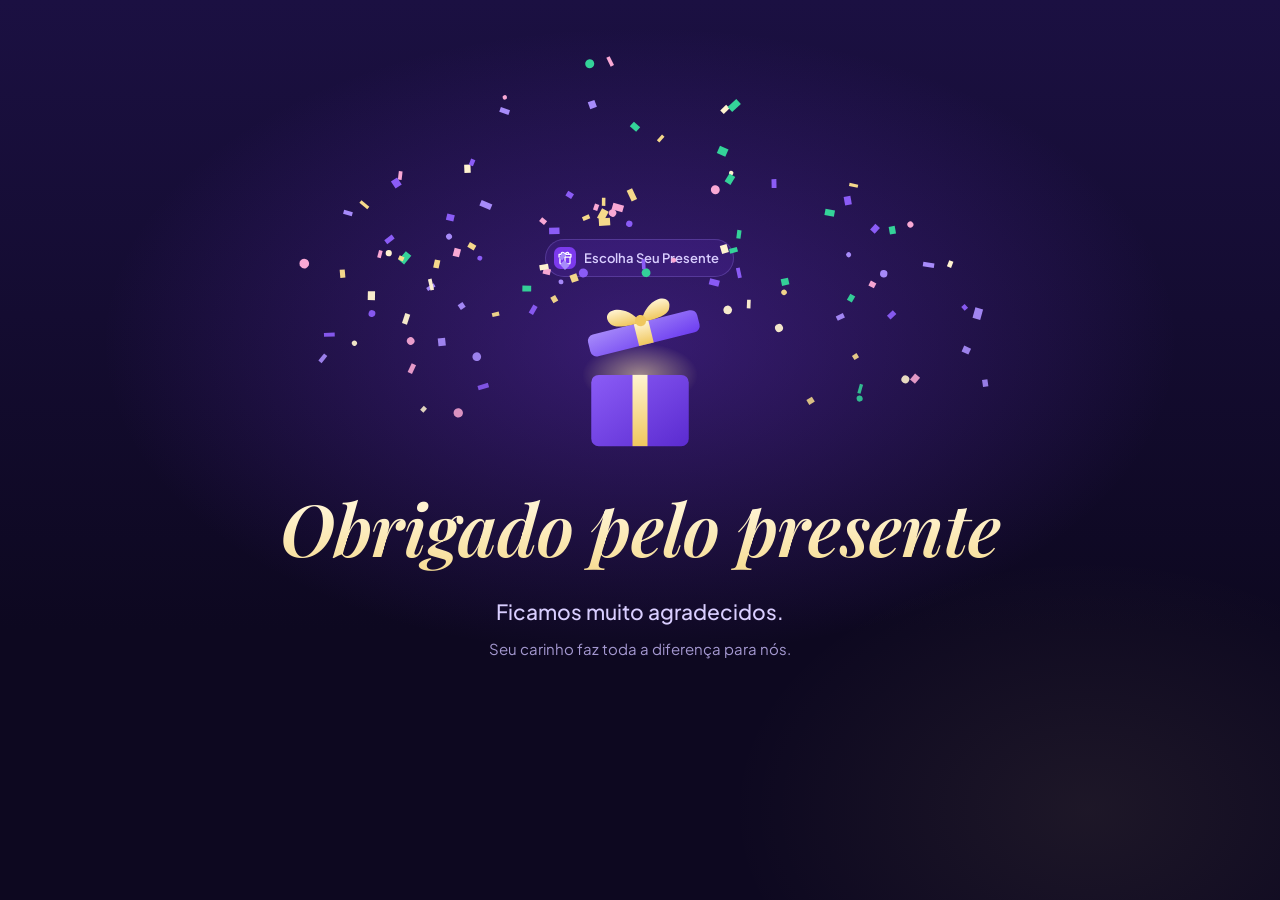
<file: obrigado.html>
<!DOCTYPE html>
<html lang="pt-BR">
<head>
<meta charset="UTF-8">
<meta name="viewport" content="width=device-width, initial-scale=1">
<title>Obrigado pelo presente</title>
<link rel="preconnect" href="https://fonts.googleapis.com">
<link rel="preconnect" href="https://fonts.gstatic.com" crossorigin>
<link href="https://fonts.googleapis.com/css2?family=Playfair+Display:ital,wght@1,500;1,600&family=Plus+Jakarta+Sans:wght@400;500;600&display=swap" rel="stylesheet">
<style>
:root{
  --bg:#0d0820; --bg2:#1b1042; --violet:#7c3aed; --lilac:#a78bfa;
  --gold:#f5d98b; --cream:#fff3d0; --text:#d9ceff; --muted:#a498d0;
}
*{box-sizing:border-box;margin:0}
html{height:100%;-webkit-text-size-adjust:100%}
body{
  font-family:"Plus Jakarta Sans",system-ui,sans-serif;
  background:
    radial-gradient(60% 50% at 50% 38%, rgba(124,58,237,.35), transparent 70%),
    radial-gradient(40% 40% at 85% 90%, rgba(245,217,139,.07), transparent 70%),
    linear-gradient(180deg,var(--bg2),var(--bg) 70%);
  color:var(--text);
  min-height:100vh;min-height:100dvh;
  display:grid;place-items:center;overflow-x:hidden;
  padding:max(24px,env(safe-area-inset-top)) 20px max(24px,env(safe-area-inset-bottom));
}
canvas{position:fixed;inset:0;width:100%;height:100%;pointer-events:none;z-index:2}
.stars{position:fixed;inset:0;pointer-events:none;overflow:hidden}
.stars i{
  position:absolute;border-radius:50%;background:var(--c,var(--gold));
  box-shadow:0 0 8px 1px var(--c,var(--gold));
  opacity:0;
  animation:drift var(--t,20s) ease-in-out var(--d,0s) infinite alternate,
            twinkle var(--k,4s) ease-in-out var(--d,0s) infinite;
}
@keyframes drift{
  0%{transform:translate(0,0)}
  33%{transform:translate(var(--x1),var(--y1))}
  66%{transform:translate(var(--x2),var(--y2))}
  100%{transform:translate(var(--x3),var(--y3))}
}
@keyframes twinkle{0%,100%{opacity:.12}50%{opacity:.85}}

main{position:relative;z-index:1;text-align:center;display:flex;flex-direction:column;align-items:center}
.brand{
  display:inline-flex;align-items:center;gap:8px;
  font-size:13px;font-weight:600;color:var(--text);
  padding:7px 14px 7px 8px;border-radius:999px;
  background:rgba(124,58,237,.14);border:1px solid rgba(167,139,250,.25);
  margin-bottom:36px;opacity:0;animation:fade .8s .2s forwards;
}
.brand svg{width:22px;height:22px}

.gift{width:150px;cursor:pointer;margin-bottom:28px;-webkit-tap-highlight-color:transparent;overflow:visible}
.gift:focus-visible{outline:2px solid var(--gold);outline-offset:8px;border-radius:12px}
.lid{transform-box:fill-box;transform-origin:20% 100%}
.glow{opacity:0}
.gift.open .lid{animation:open 1.1s cubic-bezier(.3,1.5,.5,1) forwards}
.gift.open .glow{animation:glow 1.4s ease-out forwards}
.gift.closing .lid{animation:close .7s cubic-bezier(.6,0,.3,1.25) forwards}
.gift.closing .glow{animation:unglow .5s ease-in forwards}
@keyframes open{to{transform:translate(8px,-30px) rotate(-14deg)}}
@keyframes close{from{transform:translate(8px,-30px) rotate(-14deg)}to{transform:none}}
@keyframes glow{40%{opacity:1}100%{opacity:.55}}
@keyframes unglow{from{opacity:.55}to{opacity:0}}

h1{
  font-family:"Playfair Display",serif;font-style:italic;font-weight:600;
  font-size:clamp(40px,8vw,72px);line-height:1.2;padding:.04em .06em .14em;letter-spacing:-.01em;
  background:linear-gradient(180deg,var(--cream) 30%,var(--gold));
  -webkit-background-clip:text;background-clip:text;color:transparent;
  opacity:0;animation:rise 1s 1.1s cubic-bezier(.2,.8,.2,1) forwards;
}
.sub{
  margin-top:18px;font-size:clamp(17px,2.6vw,21px);font-weight:500;color:var(--text);
  opacity:0;animation:fade 1s 1.5s forwards;
}
.note{
  margin-top:12px;max-width:34ch;font-size:15px;line-height:1.6;color:var(--muted);
  opacity:0;animation:fade 1s 1.8s forwards;
}
.btn{
  margin-top:30px;display:inline-block;text-decoration:none;
  padding:14px 28px;border-radius:999px;font-weight:600;font-size:15px;color:#fff;
  background:linear-gradient(135deg,#8b5cf6,#6d3df0);
  box-shadow:0 8px 28px rgba(124,58,237,.45);
  opacity:0;animation:fade 1s 2.1s forwards;transition:transform .2s,box-shadow .2s;
}
.btn:hover{transform:translateY(-2px);box-shadow:0 12px 34px rgba(124,58,237,.6)}
.btn:focus-visible{outline:2px solid var(--gold);outline-offset:3px}
.btn[hidden]{display:none}
@keyframes fade{to{opacity:1}}
@keyframes rise{from{opacity:0;transform:translateY(14px)}to{opacity:1;transform:none}}

h1{text-wrap:balance}
.note{text-wrap:balance}
@media (max-width:600px){
  .brand{margin-bottom:28px;font-size:12px}
  .gift{width:118px;margin-bottom:22px}
  .sub{margin-top:14px}
  .note{font-size:14px;max-width:28ch}
  .btn{width:100%;max-width:320px;text-align:center;padding:15px 24px;margin-top:26px}
}
@media (max-height:520px) and (orientation:landscape){
  body{align-items:start}
  main{padding:8px 0}
  .brand{margin-bottom:14px}
  .gift{width:80px;margin-bottom:12px}
  h1{font-size:clamp(30px,6vw,44px)}
  .btn{margin-top:16px;padding:11px 22px}
}
@media (prefers-reduced-motion:reduce){
  *{animation-duration:.01s!important;animation-delay:0s!important}
  .stars i{opacity:.4;animation:none}
  canvas{display:none}
}
</style>
</head>
<body>
<div class="stars" id="stars" aria-hidden="true"></div>
<canvas id="c" aria-hidden="true"></canvas>

<main>
  <div class="brand">
    <svg viewBox="0 0 24 24" aria-hidden="true"><rect width="24" height="24" rx="7" fill="#7c3aed"/><path d="M6.5 11h11v6.5a1 1 0 0 1-1 1h-9a1 1 0 0 1-1-1V11Zm-1-3h13v3h-13V8Zm6.5 0v10.5M12 8c-1.5-3-4.5-2.5-4 0m4 0c1.5-3 4.5-2.5 4 0" fill="none" stroke="#fff" stroke-width="1.4" stroke-linecap="round" stroke-linejoin="round"/></svg>
    Escolha Seu Presente
  </div>

  <svg class="gift" id="gift" viewBox="0 0 160 150" role="button" tabindex="0" aria-label="Abrir o presente de novo">
    <defs>
      <linearGradient id="gb" x1="0" y1="0" x2="1" y2="1"><stop offset="0" stop-color="#8b5cf6"/><stop offset="1" stop-color="#5b2bd0"/></linearGradient>
      <linearGradient id="gl" x1="0" y1="0" x2="1" y2="1"><stop offset="0" stop-color="#a78bfa"/><stop offset="1" stop-color="#6d3df0"/></linearGradient>
      <linearGradient id="gr" x1="0" y1="0" x2="0" y2="1"><stop offset="0" stop-color="#fff3d0"/><stop offset="1" stop-color="#f0c75e"/></linearGradient>
      <radialGradient id="gg" cx=".5" cy=".5" r=".5"><stop offset="0" stop-color="#ffe9a8" stop-opacity=".95"/><stop offset="1" stop-color="#ffe9a8" stop-opacity="0"/></radialGradient>
    </defs>
    <ellipse class="glow" cx="80" cy="66" rx="62" ry="34" fill="url(#gg)"/>
    <rect x="28" y="66" width="104" height="76" rx="8" fill="url(#gb)"/>
    <rect x="72" y="66" width="16" height="76" fill="url(#gr)"/>
    <g class="lid">
      <rect x="20" y="48" width="120" height="24" rx="7" fill="url(#gl)"/>
      <rect x="72" y="48" width="16" height="24" fill="url(#gr)"/>
      <path d="M80 48C66 20 38 26 48 42c5 7 22 6 32 6Zm0 0c14-28 42-22 32-6-5 7-22 6-32 6Z" fill="url(#gr)"/>
      <circle cx="80" cy="46" r="6" fill="#f0c75e"/>
    </g>
  </svg>

  <h1>Obrigado pelo presente</h1>
  <p class="sub">Ficamos muito agradecidos.</p>
  <p class="note">Seu carinho faz toda a diferença para nós.</p>
  <!-- Troque o href pelo link do WhatsApp do dono da lista (ex.: https://wa.me/55DDDNUMERO). Se ficar "#", o botão some. -->
  <a class="btn" id="msg" href="#">Enviar uma mensagem</a>
</main>

<script>
(function(){
  // bolinhas douradas e lilás flutuando pela tela
  var st=document.getElementById('stars');
  var cols=['#f5d98b','#f5d98b','#fff3d0','#a78bfa'];
  var n=innerWidth<600?26:44;
  function r(m){return ((Math.random()*2-1)*m).toFixed(0)}
  for(var i=0;i<n;i++){
    var s=document.createElement('i'),z=2+Math.random()*3.5;
    s.style.left=Math.random()*100+'%';s.style.top=Math.random()*100+'%';
    s.style.width=s.style.height=z+'px';
    s.style.setProperty('--c',cols[(Math.random()*cols.length)|0]);
    s.style.setProperty('--t',(16+Math.random()*20)+'s');
    s.style.setProperty('--k',(3+Math.random()*4)+'s');
    s.style.setProperty('--d',(-Math.random()*20)+'s');
    for(var j=1;j<=3;j++){
      s.style.setProperty('--x'+j,r(j*9+12)+'vw');
      s.style.setProperty('--y'+j,r(j*9+12)+'vh');
    }
    st.appendChild(s);
  }
  var msg=document.getElementById('msg');
  if(msg.getAttribute('href')==='#')msg.hidden=true;

  if(matchMedia('(prefers-reduced-motion:reduce)').matches)return;

  var cv=document.getElementById('c'),ctx=cv.getContext('2d'),W,H,dpr=Math.min(devicePixelRatio||1,2);
  function size(){W=innerWidth;H=innerHeight;cv.width=W*dpr;cv.height=H*dpr;ctx.setTransform(dpr,0,0,dpr,0,0)}
  size();addEventListener('resize',size);

  var colors=['#f5d98b','#fff3d0','#a78bfa','#8b5cf6','#34d399','#f9a8d4'];
  var parts=[],running=false;

  function burst(n){
    var g=document.getElementById('gift').getBoundingClientRect();
    var ox=g.left+g.width/2,oy=g.top+g.height*.3;
    for(var i=0;i<n;i++){
      var a=-Math.PI/2+(Math.random()-.5)*Math.PI*.95,v=7+Math.random()*10;
      parts.push({x:ox,y:oy,vx:Math.cos(a)*v,vy:Math.sin(a)*v,
        w:5+Math.random()*7,h:3+Math.random()*5,r:Math.random()*6,vr:(Math.random()-.5)*.35,
        c:colors[(Math.random()*colors.length)|0],round:Math.random()>.75,life:1,wob:Math.random()*6});
    }
    if(!running){running=true;requestAnimationFrame(tick)}
  }
  function tick(){
    ctx.clearRect(0,0,W,H);
    for(var i=parts.length-1;i>=0;i--){
      var p=parts[i];
      p.vy+=.22;p.vx*=.985;p.vy*=.985;
      p.wob+=.08;p.x+=p.vx+Math.sin(p.wob)*.6;p.y+=p.vy;p.r+=p.vr;
      if(p.vy>0)p.life-=.006;
      if(p.life<=0||p.y>H+20){parts.splice(i,1);continue}
      ctx.save();ctx.globalAlpha=Math.max(p.life,0);ctx.translate(p.x,p.y);ctx.rotate(p.r);
      ctx.fillStyle=p.c;
      if(p.round){ctx.beginPath();ctx.arc(0,0,p.w/2.4,0,6.3);ctx.fill()}
      else ctx.fillRect(-p.w/2,-p.h/2,p.w,p.h);
      ctx.restore();
    }
    if(parts.length)requestAnimationFrame(tick);else{running=false;closeGift()}
  }

  // explosão quando a tampa abre + uma segunda rajada suave
  var gift=document.getElementById('gift');
  function openGift(){
    gift.classList.remove('open','closing');void gift.getBoundingClientRect();gift.classList.add('open');
  }
  function closeGift(){
    gift.classList.remove('open');gift.classList.add('closing');
  }
  window.__closeGift=closeGift;
  setTimeout(openGift,500);
  setTimeout(function(){burst(110)},700);
  setTimeout(function(){burst(50)},1300);

  function again(){
    openGift();
    setTimeout(function(){burst(90)},200);
  }
  gift.addEventListener('click',again);
  gift.addEventListener('keydown',function(e){if(e.key==='Enter'||e.key===' '){e.preventDefault();again()}});
})();
</script>
</body>
</html>
</file>
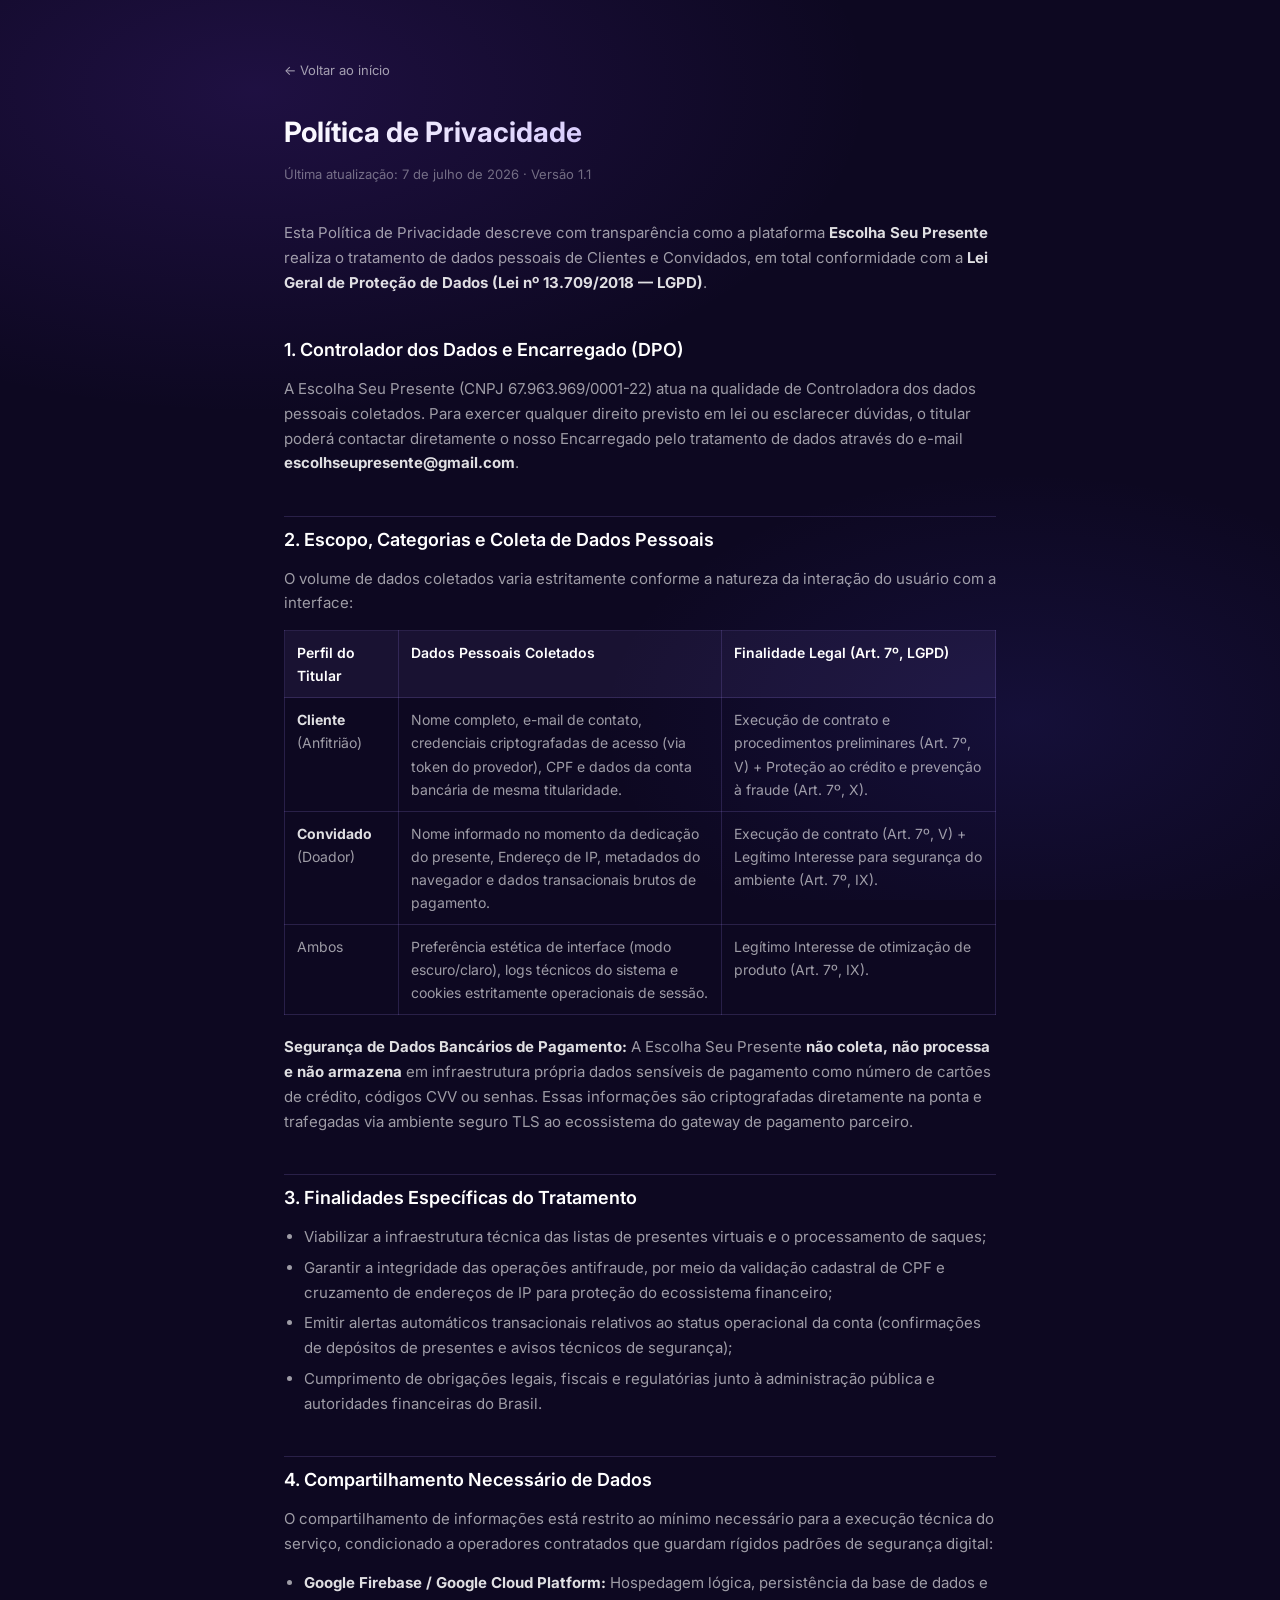
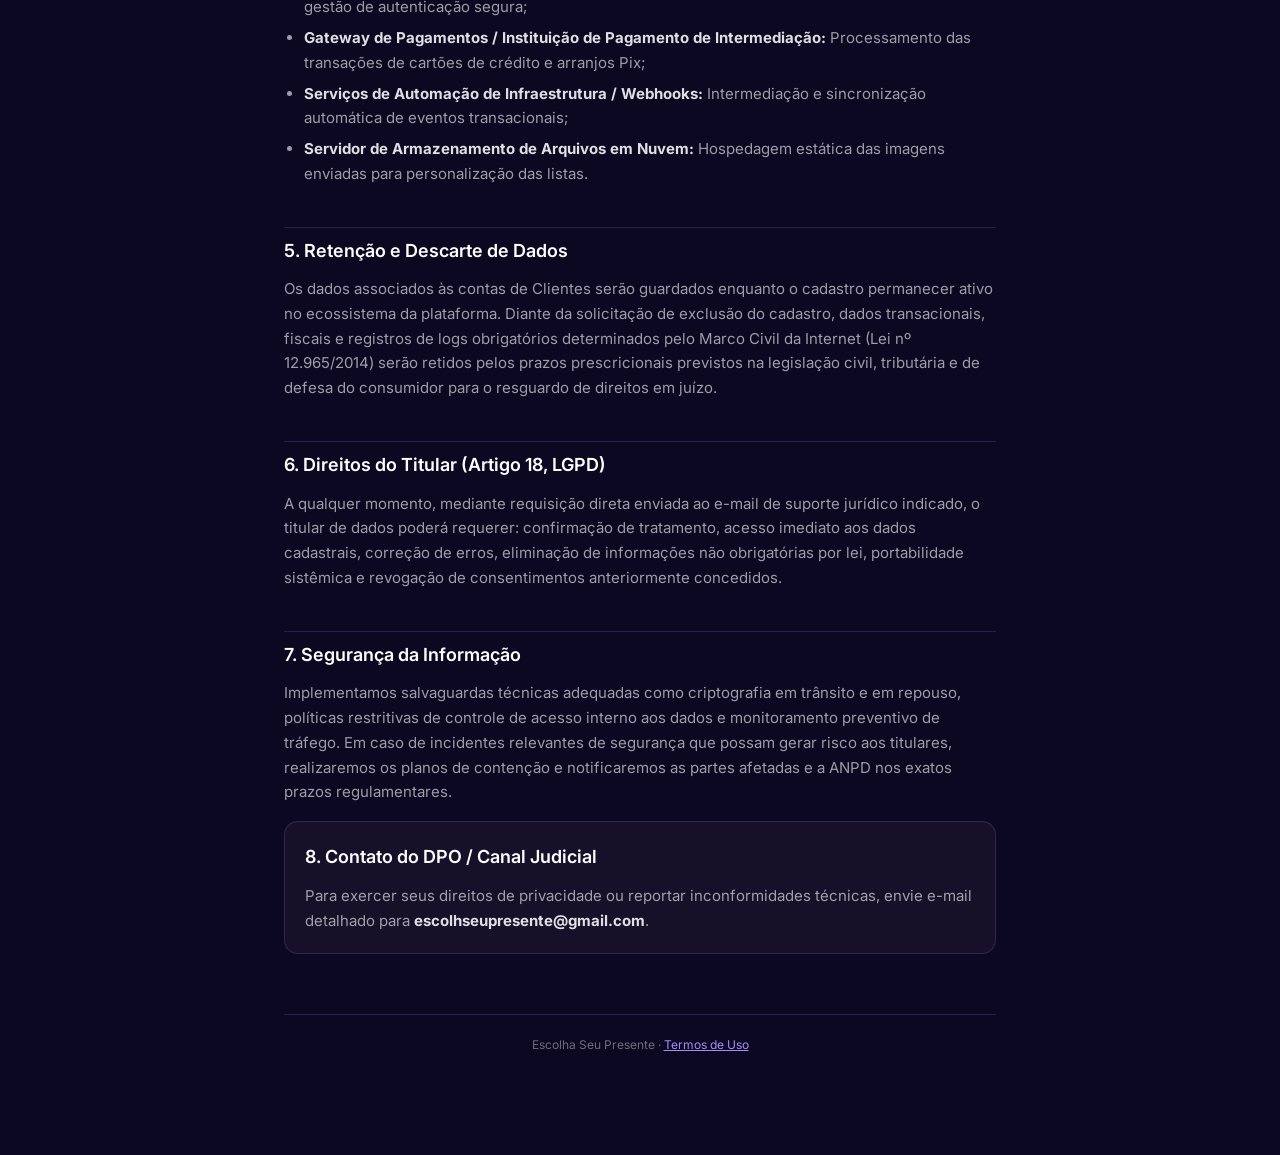
<file: privacidade.html>
<!doctype html>
<html lang="pt-br">
<head>
<meta charset="utf-8" />
<meta name="viewport" content="width=device-width, initial-scale=1" />
<title>Política de Privacidade · Escolha Seu Presente</title>
<link rel="preconnect" href="https://fonts.googleapis.com">
<link rel="preconnect" href="https://fonts.gstatic.com" crossorigin>
<link href="https://fonts.googleapis.com/css2?family=Inter:wght@400;500;600;700&display=swap" rel="stylesheet">
<style>
  :root{
    --bg: #0d0821;
    --card: rgba(255,255,255,0.04);
    --border: rgba(167,139,250,0.18);
    --text: rgba(255,255,255,0.87);
    --text2: rgba(255,255,255,0.60);
    --text3: rgba(255,255,255,0.40);
    --acento: #a78bfa;
    --acento2: #7c3aed;
  }
  * { box-sizing: border-box; }
  html, body {
    margin: 0; padding: 0;
    background: var(--bg);
    background-image:
      radial-gradient(ellipse 80% 60% at 20% 10%, rgba(124,58,237,0.16) 0%, transparent 60%),
      radial-gradient(ellipse 60% 50% at 80% 80%, rgba(79,70,229,0.12) 0%, transparent 55%);
    background-attachment: fixed;
    color: var(--text);
    font-family: 'Inter', -apple-system, BlinkMacSystemFont, 'Segoe UI', sans-serif;
    line-height: 1.65;
  }
  .wrap {
    max-width: 760px;
    margin: 0 auto;
    padding: 56px 24px 100px;
  }
  a { color: var(--acento); }
  .voltar {
    display: inline-flex;
    align-items: center;
    gap: 6px;
    font-size: 13px;
    color: var(--text2);
    text-decoration: none;
    margin-bottom: 28px;
  }
  .voltar:hover { color: var(--acento); }
  h1 {
    font-size: 28px;
    font-weight: 700;
    margin: 0 0 8px;
    background: linear-gradient(135deg, #fff, var(--acento));
    -webkit-background-clip: text;
    background-clip: text;
    -webkit-text-fill-color: transparent;
  }
  .atualizado {
    font-size: 13px;
    color: var(--text3);
    margin-bottom: 36px;
  }
  h2 {
    font-size: 18px;
    font-weight: 600;
    color: #fff;
    margin: 40px 0 12px;
    padding-top: 8px;
    border-top: 1px solid var(--border);
  }
  h2:first-of-type { border-top: none; padding-top: 0; }
  p { color: var(--text2); margin: 0 0 14px; font-size: 15px; }
  ul { margin: 0 0 14px; padding-left: 20px; color: var(--text2); font-size: 15px; }
  li { margin-bottom: 6px; }
  strong { color: var(--text); }
  .tabela-dados {
    width: 100%;
    border-collapse: collapse;
    margin: 12px 0 20px;
    font-size: 14px;
  }
  .tabela-dados th, .tabela-dados td {
    border: 1px solid var(--border);
    padding: 10px 12px;
    text-align: left;
    vertical-align: top;
  }
  .tabela-dados th {
    background: rgba(167,139,250,0.08);
    color: #fff;
    font-weight: 600;
  }
  .tabela-dados td { color: var(--text2); }
  .contato-box {
    background: var(--card);
    border: 1px solid var(--border);
    border-radius: 14px;
    padding: 20px;
    margin-top: 16px;
  }
  footer {
    margin-top: 60px;
    padding-top: 20px;
    border-top: 1px solid var(--border);
    font-size: 12px;
    color: var(--text3);
    text-align: center;
  }
</style>
</head>
<body>
  <div class="wrap">
    <a class="voltar" href="/">← Voltar ao início</a>
    <h1>Política de Privacidade</h1>
    <div class="atualizado">Última atualização: 7 de julho de 2026 · Versão 1.1</div>

    <p>Esta Política de Privacidade descreve com transparência como a plataforma <strong>Escolha Seu Presente</strong> realiza o tratamento de dados pessoais de Clientes e Convidados, em total conformidade com a <strong>Lei Geral de Proteção de Dados (Lei nº 13.709/2018 — LGPD)</strong>.</p>

    <h2>1. Controlador dos Dados e Encarregado (DPO)</h2>
    <p>A Escolha Seu Presente (CNPJ 67.963.969/0001-22) atua na qualidade de Controladora dos dados pessoais coletados. Para exercer qualquer direito previsto em lei ou esclarecer dúvidas, o titular poderá contactar diretamente o nosso Encarregado pelo tratamento de dados através do e-mail <strong>escolhseupresente@gmail.com</strong>.</p>

    <h2>2. Escopo, Categorias e Coleta de Dados Pessoais</h2>
    <p>O volume de dados coletados varia estritamente conforme a natureza da interação do usuário com a interface:</p>

    <table class="tabela-dados">
      <tr><th>Perfil do Titular</th><th>Dados Pessoais Coletados</th><th>Finalidade Legal (Art. 7º, LGPD)</th></tr>
      <tr>
        <td><strong>Cliente</strong> (Anfitrião)</td>
        <td>Nome completo, e-mail de contato, credenciais criptografadas de acesso (via token do provedor), CPF e dados da conta bancária de mesma titularidade.</td>
        <td>Execução de contrato e procedimentos preliminares (Art. 7º, V) + Proteção ao crédito e prevenção à fraude (Art. 7º, X).</td>
      </tr>
      <tr>
        <td><strong>Convidado</strong> (Doador)</td>
        <td>Nome informado no momento da dedicação do presente, Endereço de IP, metadados do navegador e dados transacionais brutos de pagamento.</td>
        <td>Execução de contrato (Art. 7º, V) + Legítimo Interesse para segurança do ambiente (Art. 7º, IX).</td>
      </tr>
      <tr>
        <td>Ambos</td>
        <td>Preferência estética de interface (modo escuro/claro), logs técnicos do sistema e cookies estritamente operacionais de sessão.</td>
        <td>Legítimo Interesse de otimização de produto (Art. 7º, IX).</td>
      </tr>
    </table>

    <p><strong>Segurança de Dados Bancários de Pagamento:</strong> A Escolha Seu Presente <strong>não coleta, não processa e não armazena</strong> em infraestrutura própria dados sensíveis de pagamento como número de cartões de crédito, códigos CVV ou senhas. Essas informações são criptografadas diretamente na ponta e trafegadas via ambiente seguro TLS ao ecossistema do gateway de pagamento parceiro.</p>

    <h2>3. Finalidades Específicas do Tratamento</h2>
    <ul>
      <li>Viabilizar a infraestrutura técnica das listas de presentes virtuais e o processamento de saques;</li>
      <li>Garantir a integridade das operações antifraude, por meio da validação cadastral de CPF e cruzamento de endereços de IP para proteção do ecossistema financeiro;</li>
      <li>Emitir alertas automáticos transacionais relativos ao status operacional da conta (confirmações de depósitos de presentes e avisos técnicos de segurança);</li>
      <li>Cumprimento de obrigações legais, fiscais e regulatórias junto à administração pública e autoridades financeiras do Brasil.</li>
    </ul>

    <h2>4. Compartilhamento Necessário de Dados</h2>
    <p>O compartilhamento de informações está restrito ao mínimo necessário para a execução técnica do serviço, condicionado a operadores contratados que guardam rígidos padrões de segurança digital:</p>
    <ul>
      <li><strong>Google Firebase / Google Cloud Platform:</strong> Hospedagem lógica, persistência da base de dados e gestão de autenticação segura;</li>
      <li><strong>Gateway de Pagamentos / Instituição de Pagamento de Intermediação:</strong> Processamento das transações de cartões de crédito e arranjos Pix;</li>
      <li><strong>Serviços de Automação de Infraestrutura / Webhooks:</strong> Intermediação e sincronização automática de eventos transacionais;</li>
      <li><strong>Servidor de Armazenamento de Arquivos em Nuvem:</strong> Hospedagem estática das imagens enviadas para personalização das listas.</li>
    </ul>

    <h2>5. Retenção e Descarte de Dados</h2>
    <p>Os dados associados às contas de Clientes serão guardados enquanto o cadastro permanecer ativo no ecossistema da plataforma. Diante da solicitação de exclusão do cadastro, dados transacionais, fiscais e registros de logs obrigatórios determinados pelo Marco Civil da Internet (Lei nº 12.965/2014) serão retidos pelos prazos prescricionais previstos na legislação civil, tributária e de defesa do consumidor para o resguardo de direitos em juízo.</p>

    <h2>6. Direitos do Titular (Artigo 18, LGPD)</h2>
    <p>A qualquer momento, mediante requisição direta enviada ao e-mail de suporte jurídico indicado, o titular de dados poderá requerer: confirmação de tratamento, acesso imediato aos dados cadastrais, correção de erros, eliminação de informações não obrigatórias por lei, portabilidade sistêmica e revogação de consentimentos anteriormente concedidos.</p>

    <h2>7. Segurança da Informação</h2>
    <p>Implementamos salvaguardas técnicas adequadas como criptografia em trânsito e em repouso, políticas restritivas de controle de acesso interno aos dados e monitoramento preventivo de tráfego. Em caso de incidentes relevantes de segurança que possam gerar risco aos titulares, realizaremos os planos de contenção e notificaremos as partes afetadas e a ANPD nos exatos prazos regulamentares.</p>

    <div class="contato-box">
      <h2 style="margin-top:0; border-top:none; padding-top:0;">8. Contato do DPO / Canal Judicial</h2>
      <p style="margin-bottom:0;">Para exercer seus direitos de privacidade ou reportar inconformidades técnicas, envie e-mail detalhado para <strong>escolhseupresente@gmail.com</strong>.</p>
    </div>

    <footer>Escolha Seu Presente · <a href="/termos.html">Termos de Uso</a></footer>
  </div>
</body>
</html>
</file>
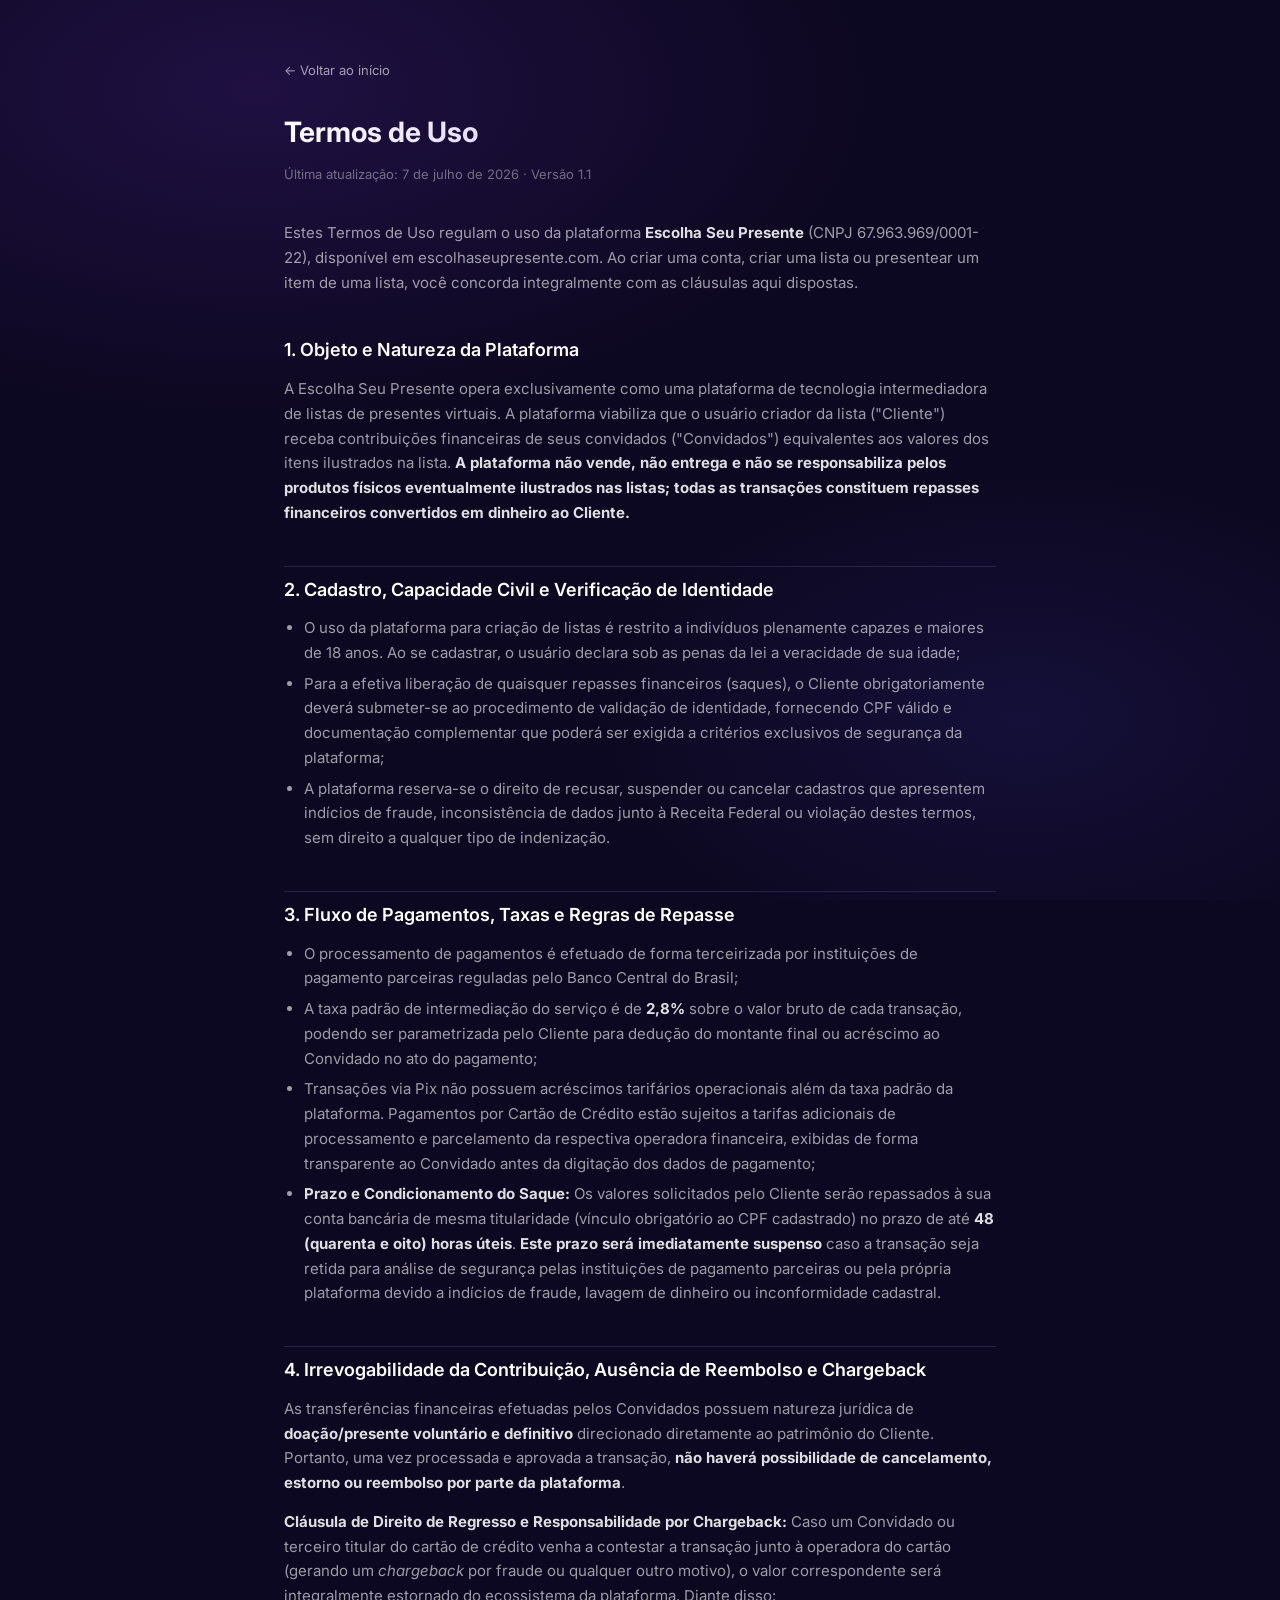
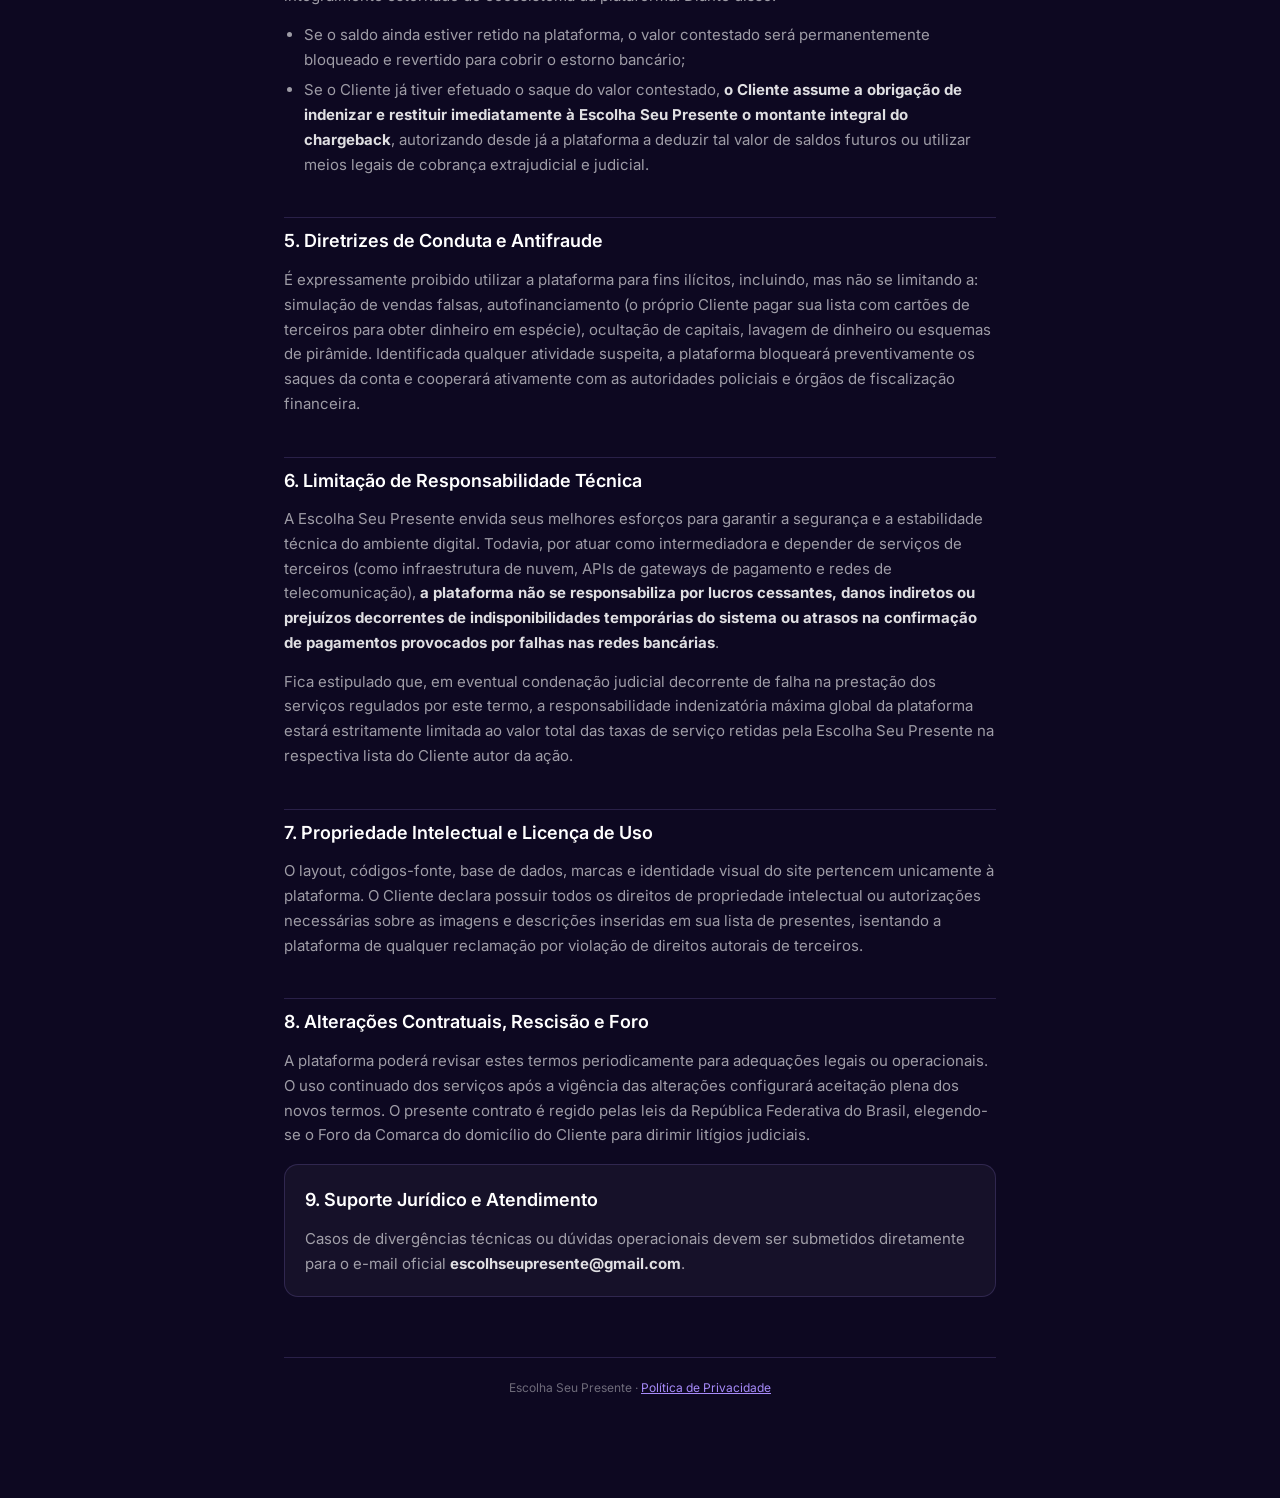
<file: termos.html>
<!doctype html>
<html lang="pt-br">
<head>
<meta charset="utf-8" />
<meta name="viewport" content="width=device-width, initial-scale=1" />
<title>Termos de Uso · Escolha Seu Presente</title>
<link rel="preconnect" href="https://fonts.googleapis.com">
<link rel="preconnect" href="https://fonts.gstatic.com" crossorigin>
<link href="https://fonts.googleapis.com/css2?family=Inter:wght@400;500;600;700&display=swap" rel="stylesheet">
<style>
  :root{
    --bg: #0d0821;
    --card: rgba(255,255,255,0.04);
    --border: rgba(167,139,250,0.18);
    --text: rgba(255,255,255,0.87);
    --text2: rgba(255,255,255,0.60);
    --text3: rgba(255,255,255,0.40);
    --acento: #a78bfa;
    --acento2: #7c3aed;
  }
  * { box-sizing: border-box; }
  html, body {
    margin: 0; padding: 0;
    background: var(--bg);
    background-image:
      radial-gradient(ellipse 80% 60% at 20% 10%, rgba(124,58,237,0.16) 0%, transparent 60%),
      radial-gradient(ellipse 60% 50% at 80% 80%, rgba(79,70,229,0.12) 0%, transparent 55%);
    background-attachment: fixed;
    color: var(--text);
    font-family: 'Inter', -apple-system, BlinkMacSystemFont, 'Segoe UI', sans-serif;
    line-height: 1.65;
  }
  .wrap { max-width: 760px; margin: 0 auto; padding: 56px 24px 100px; }
  a { color: var(--acento); }
  .voltar {
    display: inline-flex; align-items: center; gap: 6px;
    font-size: 13px; color: var(--text2); text-decoration: none; margin-bottom: 28px;
  }
  .voltar:hover { color: var(--acento); }
  h1 {
    font-size: 28px; font-weight: 700; margin: 0 0 8px;
    background: linear-gradient(135deg, #fff, var(--acento));
    -webkit-background-clip: text; background-clip: text; -webkit-text-fill-color: transparent;
  }
  .atualizado { font-size: 13px; color: var(--text3); margin-bottom: 36px; }
  h2 {
    font-size: 18px; font-weight: 600; color: #fff;
    margin: 40px 0 12px; padding-top: 8px; border-top: 1px solid var(--border);
  }
  h2:first-of-type { border-top: none; padding-top: 0; }
  p { color: var(--text2); margin: 0 0 14px; font-size: 15px; }
  ul { margin: 0 0 14px; padding-left: 20px; color: var(--text2); font-size: 15px; }
  li { margin-bottom: 6px; }
  strong { color: var(--text); }
  .contato-box {
    background: var(--card); border: 1px solid var(--border);
    border-radius: 14px; padding: 20px; margin-top: 16px;
  }
  footer {
    margin-top: 60px; padding-top: 20px; border-top: 1px solid var(--border);
    font-size: 12px; color: var(--text3); text-align: center;
  }
</style>
</head>
<body>
  <div class="wrap">
    <a class="voltar" href="/">← Voltar ao início</a>
    <h1>Termos de Uso</h1>
    <div class="atualizado">Última atualização: 7 de julho de 2026 · Versão 1.1</div>

    <p>Estes Termos de Uso regulam o uso da plataforma <strong>Escolha Seu Presente</strong> (CNPJ 67.963.969/0001-22), disponível em escolhaseupresente.com. Ao criar uma conta, criar uma lista ou presentear um item de uma lista, você concorda integralmente com as cláusulas aqui dispostas.</p>

    <h2>1. Objeto e Natureza da Plataforma</h2>
    <p>A Escolha Seu Presente opera exclusivamente como uma plataforma de tecnologia intermediadora de listas de presentes virtuais. A plataforma viabiliza que o usuário criador da lista ("Cliente") receba contribuições financeiras de seus convidados ("Convidados") equivalentes aos valores dos itens ilustrados na lista. <strong>A plataforma não vende, não entrega e não se responsabiliza pelos produtos físicos eventualmente ilustrados nas listas; todas as transações constituem repasses financeiros convertidos em dinheiro ao Cliente.</strong></p>

    <h2>2. Cadastro, Capacidade Civil e Verificação de Identidade</h2>
    <ul>
      <li>O uso da plataforma para criação de listas é restrito a indivíduos plenamente capazes e maiores de 18 anos. Ao se cadastrar, o usuário declara sob as penas da lei a veracidade de sua idade;</li>
      <li>Para a efetiva liberação de quaisquer repasses financeiros (saques), o Cliente obrigatoriamente deverá submeter-se ao procedimento de validação de identidade, fornecendo CPF válido e documentação complementar que poderá ser exigida a critérios exclusivos de segurança da plataforma;</li>
      <li>A plataforma reserva-se o direito de recusar, suspender ou cancelar cadastros que apresentem indícios de fraude, inconsistência de dados junto à Receita Federal ou violação destes termos, sem direito a qualquer tipo de indenização.</li>
    </ul>

    <h2>3. Fluxo de Pagamentos, Taxas e Regras de Repasse</h2>
    <ul>
      <li>O processamento de pagamentos é efetuado de forma terceirizada por instituições de pagamento parceiras reguladas pelo Banco Central do Brasil;</li>
      <li>A taxa padrão de intermediação do serviço é de <strong>2,8%</strong> sobre o valor bruto de cada transação, podendo ser parametrizada pelo Cliente para dedução do montante final ou acréscimo ao Convidado no ato do pagamento;</li>
      <li>Transações via Pix não possuem acréscimos tarifários operacionais além da taxa padrão da plataforma. Pagamentos por Cartão de Crédito estão sujeitos a tarifas adicionais de processamento e parcelamento da respectiva operadora financeira, exibidas de forma transparente ao Convidado antes da digitação dos dados de pagamento;</li>
      <li><strong>Prazo e Condicionamento do Saque:</strong> Os valores solicitados pelo Cliente serão repassados à sua conta bancária de mesma titularidade (vínculo obrigatório ao CPF cadastrado) no prazo de até <strong>48 (quarenta e oito) horas úteis</strong>. <strong>Este prazo será imediatamente suspenso</strong> caso a transação seja retida para análise de segurança pelas instituições de pagamento parceiras ou pela própria plataforma devido a indícios de fraude, lavagem de dinheiro ou inconformidade cadastral.</li>
    </ul>

    <h2>4. Irrevogabilidade da Contribuição, Ausência de Reembolso e Chargeback</h2>
    <p>As transferências financeiras efetuadas pelos Convidados possuem natureza jurídica de <strong>doação/presente voluntário e definitivo</strong> direcionado diretamente ao patrimônio do Cliente. Portanto, uma vez processada e aprovada a transação, <strong>não haverá possibilidade de cancelamento, estorno ou reembolso por parte da plataforma</strong>.</p>
    <p><strong>Cláusula de Direito de Regresso e Responsabilidade por Chargeback:</strong> Caso um Convidado ou terceiro titular do cartão de crédito venha a contestar a transação junto à operadora do cartão (gerando um <em>chargeback</em> por fraude ou qualquer outro motivo), o valor correspondente será integralmente estornado do ecossistema da plataforma. Diante disso:</p>
    <ul>
      <li>Se o saldo ainda estiver retido na plataforma, o valor contestado será permanentemente bloqueado e revertido para cobrir o estorno bancário;</li>
      <li>Se o Cliente já tiver efetuado o saque do valor contestado, <strong>o Cliente assume a obrigação de indenizar e restituir imediatamente à Escolha Seu Presente o montante integral do chargeback</strong>, autorizando desde já a plataforma a deduzir tal valor de saldos futuros ou utilizar meios legais de cobrança extrajudicial e judicial.</li>
    </ul>

    <h2>5. Diretrizes de Conduta e Antifraude</h2>
    <p>É expressamente proibido utilizar a plataforma para fins ilícitos, incluindo, mas não se limitando a: simulação de vendas falsas, autofinanciamento (o próprio Cliente pagar sua lista com cartões de terceiros para obter dinheiro em espécie), ocultação de capitais, lavagem de dinheiro ou esquemas de pirâmide. Identificada qualquer atividade suspeita, a plataforma bloqueará preventivamente os saques da conta e cooperará ativamente com as autoridades policiais e órgãos de fiscalização financeira.</p>

    <h2>6. Limitação de Responsabilidade Técnica</h2>
    <p>A Escolha Seu Presente envida seus melhores esforços para garantir a segurança e a estabilidade técnica do ambiente digital. Todavia, por atuar como intermediadora e depender de serviços de terceiros (como infraestrutura de nuvem, APIs de gateways de pagamento e redes de telecomunicação), <strong>a plataforma não se responsabiliza por lucros cessantes, danos indiretos ou prejuízos decorrentes de indisponibilidades temporárias do sistema ou atrasos na confirmação de pagamentos provocados por falhas nas redes bancárias</strong>.</p>
    <p>Fica estipulado que, em eventual condenação judicial decorrente de falha na prestação dos serviços regulados por este termo, a responsabilidade indenizatória máxima global da plataforma estará estritamente limitada ao valor total das taxas de serviço retidas pela Escolha Seu Presente na respectiva lista do Cliente autor da ação.</p>

    <h2>7. Propriedade Intelectual e Licença de Uso</h2>
    <p>O layout, códigos-fonte, base de dados, marcas e identidade visual do site pertencem unicamente à plataforma. O Cliente declara possuir todos os direitos de propriedade intelectual ou autorizações necessárias sobre as imagens e descrições inseridas em sua lista de presentes, isentando a plataforma de qualquer reclamação por violação de direitos autorais de terceiros.</p>

    <h2>8. Alterações Contratuais, Rescisão e Foro</h2>
    <p>A plataforma poderá revisar estes termos periodicamente para adequações legais ou operacionais. O uso continuado dos serviços após a vigência das alterações configurará aceitação plena dos novos termos. O presente contrato é regido pelas leis da República Federativa do Brasil, elegendo-se o Foro da Comarca do domicílio do Cliente para dirimir litígios judiciais.</p>

    <div class="contato-box">
      <h2 style="margin-top:0; border-top:none; padding-top:0;">9. Suporte Jurídico e Atendimento</h2>
      <p style="margin-bottom:0;">Casos de divergências técnicas ou dúvidas operacionais devem ser submetidos diretamente para o e-mail oficial <strong>escolhseupresente@gmail.com</strong>.</p>
    </div>

    <footer>Escolha Seu Presente · <a href="/privacidade.html">Política de Privacidade</a></footer>
  </div>
</body>
</html>
</file>
